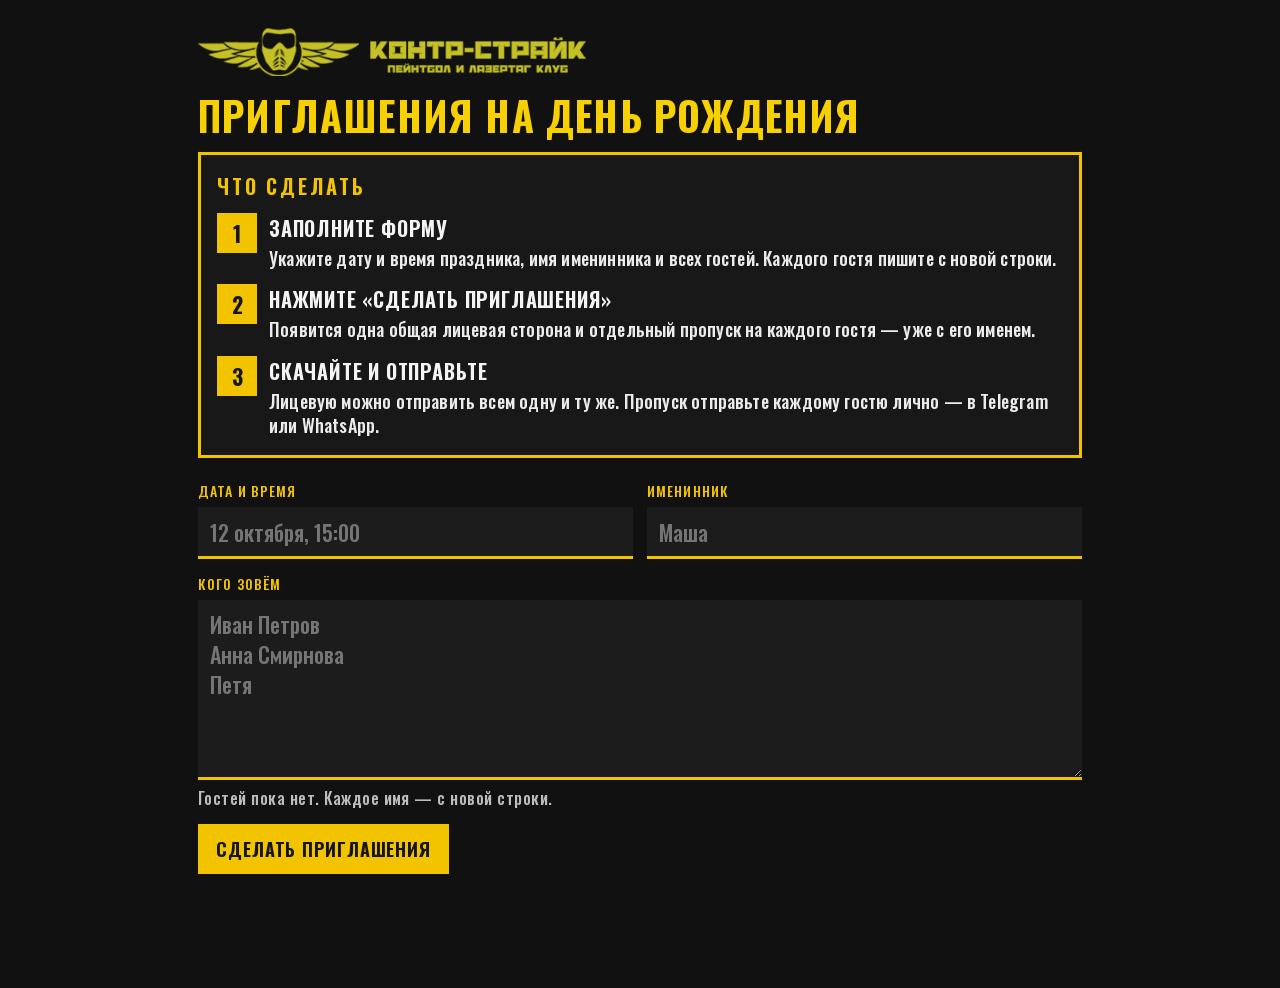
<file: index.html>
<!DOCTYPE html>
<html lang="ru">
<head>
  <meta charset="UTF-8">
  <meta name="viewport" content="width=device-width, initial-scale=1">
  <title>Приглашение на день рождения — Контр-Страйк</title>
  <link rel="stylesheet" href="styles.css">
  <style>
    html, body {
      width: auto;
      height: auto;
      min-height: 100vh;
      overflow: auto;
      background: #111;
      color: #f4f4f4;
      font-family: "Oswald", sans-serif;
    }
    .app {
      max-width: 920px;
      margin: 0 auto;
      padding: 28px 18px 64px;
    }
    .top {
      display: flex;
      align-items: center;
      gap: 14px;
      margin-bottom: 18px;
    }
    .top img { height: 48px; width: auto; }
    h1.app-title {
      margin: 0 0 16px;
      font-size: 40px;
      line-height: 1.05;
      letter-spacing: 0.03em;
      text-transform: uppercase;
      text-shadow: none;
      transform: none;
    }
    .guide {
      border: 3px solid #f2c400;
      background: #181818;
      padding: 16px 16px 4px;
      margin-bottom: 22px;
    }
    .guide h2 {
      margin: 0 0 12px;
      color: #f2c400;
      font-family: "Oswald", sans-serif;
      font-weight: 700;
      font-size: 20px;
      letter-spacing: 0.14em;
      text-transform: uppercase;
      text-shadow: none;
      transform: none;
    }
    .guide ol { list-style: none; margin: 0; padding: 0; }
    .guide li {
      display: grid;
      grid-template-columns: 40px 1fr;
      gap: 12px;
      align-items: start;
      margin-bottom: 14px;
    }
    .num {
      width: 40px;
      height: 40px;
      display: flex;
      align-items: center;
      justify-content: center;
      background: #f2c400;
      color: #161616;
      font-weight: 700;
      font-size: 22px;
    }
    .guide strong {
      display: block;
      font-size: 20px;
      letter-spacing: 0.04em;
      text-transform: uppercase;
    }
    .guide p {
      margin: 3px 0 0;
      color: #ececec;
      font-weight: 500;
      font-size: 18px;
      line-height: 1.35;
      letter-spacing: 0.01em;
      text-transform: none;
    }
    .fields {
      display: grid;
      grid-template-columns: 1fr 1fr;
      gap: 14px;
    }
    .wide { grid-column: 1 / -1; }
    label {
      display: flex;
      flex-direction: column;
      gap: 6px;
      font-size: 14px;
      letter-spacing: 0.08em;
      text-transform: uppercase;
      color: #f2c400;
    }
    input, textarea {
      border: 0;
      border-bottom: 3px solid #f2c400;
      background: #1c1c1c;
      color: #fff;
      font-family: "Oswald", sans-serif;
      font-weight: 500;
      font-size: 22px;
      line-height: 1.35;
      padding: 10px 12px;
    }
    input { height: 52px; }
    textarea { min-height: 180px; resize: vertical; }
    input:focus, textarea:focus { outline: 2px solid #f2c400; }
    .count { color: #bdbdbd; font-size: 16px; letter-spacing: 0.03em; text-transform: none; }
    .actions { display: flex; flex-wrap: wrap; gap: 8px; margin-top: 14px; }
    button {
      height: 50px;
      border: 0;
      background: #f2c400;
      color: #161616;
      font-family: "Oswald", sans-serif;
      font-weight: 700;
      font-size: 18px;
      letter-spacing: 0.05em;
      text-transform: uppercase;
      padding: 0 18px;
      cursor: pointer;
    }
    button:disabled { opacity: 0.55; cursor: wait; }
    button.ghost { background: transparent; color: #f2c400; border: 2px solid #f2c400; }
    .status { min-height: 26px; margin: 12px 0; color: #f2c400; font-size: 18px; }
    .done-note {
      margin: 8px 0 16px;
      color: #ececec;
      font-size: 18px;
      line-height: 1.35;
    }
    .preview-title {
      margin: 8px 0;
      font-size: 18px;
      letter-spacing: 0.12em;
      text-transform: uppercase;
      color: #f2c400;
      text-shadow: none;
      transform: none;
    }
    .guest-head {
      display: flex;
      align-items: center;
      justify-content: space-between;
      gap: 12px;
      margin-top: 22px;
    }
    .frame {
      width: 100%;
      overflow: hidden;
      background: #000;
      line-height: 0;
    }
    .frame .stage {
      transform-origin: top left;
      line-height: normal;
    }
    .pass-lockup {
      display: flex;
      flex-direction: column;
      align-items: flex-start;
      flex: 0 0 auto;
    }
    .pass-lockup .hand { margin: 8px 0 2px 8px; line-height: 1; }
    .pass-lockup h1 { line-height: 0.9; }
    .pass-lockup h2 { line-height: 0.92; }
    .fill {
      font-family: "Oswald", sans-serif;
      font-weight: 700;
      font-size: 28px;
      line-height: 1;
      color: #1a1a1a;
      letter-spacing: 0.02em;
      white-space: nowrap;
    }
    .v2 .bar, .bar {
      display: flex;
      align-items: center;
      padding: 0 40px 0 36px;
    }
    .cover .person {
      margin: 2px 0 0;
      color: #fff;
      font-family: "Oswald", sans-serif;
      font-weight: 700;
      font-size: 42px;
      line-height: 1;
      letter-spacing: 0.04em;
      text-shadow: 3px 3px 0 #000;
      transform: skewX(-8deg);
      min-height: 1.1em;
    }
    .cover .where { max-width: 1680px; text-align: center; line-height: 1.15; }
    .qr-stack {
      display: flex;
      flex-direction: column;
      align-items: center;
      gap: 14px;
    }
    .v2 .qr-stack .qrbox img { width: 156px; height: 156px; }
    .v2 .qr-stack .pass-cap { margin-top: 6px; font-size: 16px; }
    .v2 .qr-stack .pass-cap span { margin-top: 2px; font-size: 15px; }
    @media (max-width: 720px) {
      h1.app-title { font-size: 30px; }
      .actions { flex-direction: column; }
      .fields, .guest-head { grid-template-columns: 1fr; display: grid; }
      .guest-head { align-items: stretch; }
      button, .actions button { width: 100%; }
    }
  </style>
</head>
<body>
  <div class="app">
    <div class="top">
      <img src="logo.png" alt="Контр-Страйк">
    </div>
    <h1 class="app-title">Приглашения на день рождения</h1>

    <section class="guide">
      <h2>Что сделать</h2>
      <ol>
        <li>
          <div class="num">1</div>
          <div>
            <strong>Заполните форму</strong>
            <p>Укажите дату и время праздника, имя именинника и всех гостей. Каждого гостя пишите с новой строки.</p>
          </div>
        </li>
        <li>
          <div class="num">2</div>
          <div>
            <strong>Нажмите «Сделать приглашения»</strong>
            <p>Появится одна общая лицевая сторона и отдельный пропуск на каждого гостя — уже с его именем.</p>
          </div>
        </li>
        <li>
          <div class="num">3</div>
          <div>
            <strong>Скачайте и отправьте</strong>
            <p>Лицевую можно отправить всем одну и ту же. Пропуск отправьте каждому гостю лично — в Telegram или WhatsApp.</p>
          </div>
        </li>
      </ol>
    </section>

    <form id="form">
      <div class="fields">
        <label>Дата и время
          <input id="when" name="when" placeholder="12 октября, 15:00" autocomplete="off">
        </label>
        <label>Именинник
          <input id="name" name="name" placeholder="Маша" autocomplete="off">
        </label>
        <label class="wide">Кого зовём
          <textarea id="guests" name="guests" placeholder="Иван Петров&#10;Анна Смирнова&#10;Петя"></textarea>
          <span class="count" id="count">Гостей пока нет. Каждое имя — с новой строки.</span>
        </label>
      </div>
      <div class="actions">
        <button type="submit" id="build">Сделать приглашения</button>
      </div>
    </form>
    <p class="status" id="status"></p>

    <div id="results" hidden>
      <p class="done-note" id="done-note"></p>
      <div class="actions">
        <button type="button" id="save-all">Скачать все картинки</button>
      </div>
      <div class="preview-title">Лицевая — одна на всех</div>
      <div class="frame" id="frame-cover">
        <div class="cover" id="card-cover">
          <div class="stage">
            <div class="shell">
              <div class="bg"></div>
              <div class="noise"></div>
              <div class="content">
                <img class="logo" src="logo.png" alt="Контр-Страйк">
                <div class="rule"></div>
                <div class="lockup">
                  <h1>Приглашение</h1>
                  <p class="hand">круто отметить</p>
                  <h2>День рождения</h2>
                  <p class="person" id="cover-name"></p>
                </div>
                <div class="badges">
                  <div class="badge">кидбол</div>
                  <div class="badge">лазертаг</div>
                  <div class="badge">гидробол</div>
                </div>
                <div class="where" id="cover-where">Петрозаводск · ул. Балтийская, 14, ангар 16</div>
              </div>
            </div>
          </div>
        </div>
      </div>
      <div class="actions">
        <button type="button" class="ghost" id="save-cover">Скачать лицевую</button>
      </div>
      <div id="passes"></div>
    </div>
  </div>

  <template id="pass-tpl">
    <article class="guest-card">
      <div class="guest-head">
        <div class="preview-title"></div>
        <button type="button" class="ghost save-pass">Скачать этот пропуск</button>
      </div>
      <div class="frame">
        <div class="v2">
          <div class="stage">
            <div class="shell">
              <section class="main">
                <div class="bg"></div>
                <div class="noise"></div>
                <div class="content">
                  <div class="brand"><img class="logo" src="logo.png" alt="Контр-Страйк"></div>
                  <div class="pass-lockup">
                    <h1>Приглашение</h1>
                    <p class="hand">круто отметить</p>
                    <h2>День рождения</h2>
                  </div>
                  <div class="badges">
                    <div class="badge">кидбол</div>
                    <div class="badge">лазертаг</div>
                    <div class="badge">гидробол</div>
                  </div>
                  <div class="rows">
                    <div class="row">
                      <div class="label">именинник</div>
                      <div class="bar"><span class="fill fill-name"></span></div>
                    </div>
                    <div class="row">
                      <div class="label">кого зовём</div>
                      <div class="bar"><span class="fill fill-guest"></span></div>
                    </div>
                    <div class="row">
                      <div class="label">когда играем</div>
                      <div class="bar"><span class="fill fill-when"></span></div>
                    </div>
                  </div>
                  <div class="mini-contacts">
                    <span>cs10.ru</span>
                    <span>+7 911 400 60 64</span>
                    <span>vk · club1727944</span>
                  </div>
                </div>
              </section>
              <div class="perf" aria-hidden="true"></div>
              <aside class="stub">
                <div class="bg" style="background-position:80% center;"></div>
                <div class="noise"></div>
                <div class="content">
                  <div>
                    <div class="pass-kicker">отрывной купон</div>
                    <div class="pass-title">ПРОПУСК</div>
                  </div>
                  <div class="qr-stack">
                    <div>
                      <div class="qrbox"><img src="qr-pamyatka.png" alt="Памятка для родителей"></div>
                      <div class="pass-cap">СКАНИРУЙ<span>памятка родителям</span></div>
                    </div>
                    <div>
                      <div class="qrbox"><img src="qr.png" alt="Маршрут до клуба в 2ГИС"></div>
                      <div class="pass-cap">СКАНИРУЙ<span>маршрут в 2ГИС</span></div>
                    </div>
                  </div>
                  <div class="pass-meta">ул. Балтийская, 14<small>ангар 16 · Петрозаводск</small></div>
                </div>
              </aside>
            </div>
          </div>
        </div>
      </div>
    </article>
  </template>

  <script src="html2canvas.min.js"></script>
  <script src="jszip.min.js"></script>
  <script>
    const nameEl = document.getElementById("name");
    const whenEl = document.getElementById("when");
    const guestsEl = document.getElementById("guests");
    const statusEl = document.getElementById("status");
    const countEl = document.getElementById("count");
    const resultsEl = document.getElementById("results");
    const passesEl = document.getElementById("passes");
    const buildBtn = document.getElementById("build");
    const tpl = document.getElementById("pass-tpl");
    let cards = [];

    function parseGuests(raw) {
      return raw.split(/\n/).map(function (line) {
        return line.trim().replace(/\s+/g, " ");
      }).filter(Boolean);
    }

    function remember() {
      localStorage.setItem("invite-name", nameEl.value);
      localStorage.setItem("invite-when", whenEl.value);
      localStorage.setItem("invite-guests", guestsEl.value);
    }

    function guestCountText(n) {
      const mod10 = n % 10;
      const mod100 = n % 100;
      let word = "гостей";
      if (mod10 === 1 && mod100 !== 11) word = "гость";
      else if (mod10 >= 2 && mod10 <= 4 && (mod100 < 12 || mod100 > 14)) word = "гостя";
      return "Гостей: " + n + " " + word + ". Каждое имя — с новой строки.";
    }

    function refreshCount() {
      const n = parseGuests(guestsEl.value).length;
      countEl.textContent = n
        ? guestCountText(n)
        : "Гостей пока нет. Каждое имя — с новой строки.";
    }

    function fitFill(el) {
      let size = 28;
      el.style.fontSize = size + "px";
      const bar = el.closest(".bar");
      const max = bar.clientWidth - 90;
      while (el.scrollWidth > max && size > 14) {
        size -= 1;
        el.style.fontSize = size + "px";
      }
    }

    function paintCover(name, when) {
      const person = document.getElementById("cover-name");
      const where = document.getElementById("cover-where");
      person.textContent = name;
      person.style.fontSize = name.length > 18 ? "32px" : "42px";
      const place = when
        ? "Петрозаводск · " + when + " · ул. Балтийская, 14, ангар 16"
        : "Петрозаводск · ул. Балтийская, 14, ангар 16";
      where.textContent = place;
      where.style.fontSize = place.length > 58 ? "20px" : "26px";
      where.style.letterSpacing = place.length > 58 ? "0.04em" : "0.1em";
    }

    function fit() {
      document.querySelectorAll(".frame").forEach(function (frame) {
        const stage = frame.querySelector(".stage");
        if (!stage || frame.clientWidth === 0) return;
        const scale = frame.clientWidth / 1920;
        stage.style.transform = "scale(" + scale + ")";
        frame.style.height = Math.ceil(880 * scale) + "px";
      });
    }

    function safeName(value) {
      return value.replace(/[\\/:*?"<>|]/g, " ").replace(/\s+/g, " ").trim() || "гость";
    }

    function downloadBlob(blob, filename) {
      const link = document.createElement("a");
      link.href = URL.createObjectURL(blob);
      link.download = filename;
      document.body.appendChild(link);
      link.click();
      link.remove();
      setTimeout(function () { URL.revokeObjectURL(link.href); }, 8000);
    }

    async function renderStage(stage) {
      const prev = stage.style.transform;
      stage.style.transform = "none";
      if (document.fonts && document.fonts.ready) await document.fonts.ready;
      const canvas = await html2canvas(stage, {
        scale: 2,
        backgroundColor: "#000000",
        useCORS: true,
        width: 1920,
        height: 880
      });
      stage.style.transform = prev;
      return await new Promise(function (resolve) { canvas.toBlob(resolve, "image/png"); });
    }

    function buildPasses(name, when, guests) {
      passesEl.replaceChildren();
      cards = [];
      const used = {};
      guests.forEach(function (guest, index) {
        const node = tpl.content.firstElementChild.cloneNode(true);
        node.querySelector(".preview-title").textContent = "Пропуск — " + guest;
        node.querySelector(".fill-name").textContent = name;
        node.querySelector(".fill-guest").textContent = guest;
        node.querySelector(".fill-when").textContent = when;
        const base = "Пропуск — " + safeName(guest) + ".png";
        used[base] = (used[base] || 0) + 1;
        const filename = used[base] === 1 ? base : base.replace(/\.png$/, " " + used[base] + ".png");
        node.querySelector(".save-pass").addEventListener("click", async function () {
          statusEl.textContent = "Сохраняю пропуск для " + guest + "…";
          const blob = await renderStage(node.querySelector(".stage"));
          downloadBlob(blob, filename);
          statusEl.textContent = "Пропуск для " + guest + " скачан.";
        });
        passesEl.appendChild(node);
        cards.push({ guest: guest, filename: filename, stage: node.querySelector(".stage"), index: index });
      });
    }

    function showResults(name, guests) {
      document.getElementById("done-note").textContent =
        "Готово: лицевая сторона и " + guests.length + " " + (guests.length % 10 === 1 && guests.length % 100 !== 11 ? "пропуск" : (guests.length % 10 >= 2 && guests.length % 10 <= 4 && (guests.length % 100 < 12 || guests.length % 100 > 14) ? "пропуска" : "пропусков")) +
        " — по одному на каждого гостя. Лицевую отправьте всем, пропуск — каждому свой.";
      resultsEl.hidden = false;
      requestAnimationFrame(function () {
        fit();
        cards.forEach(function (card) {
          card.stage.querySelectorAll(".fill").forEach(fitFill);
        });
        resultsEl.scrollIntoView({ behavior: "smooth", block: "start" });
      });
    }

    document.getElementById("form").addEventListener("input", function () {
      remember();
      refreshCount();
    });

    document.getElementById("form").addEventListener("submit", function (event) {
      event.preventDefault();
      const name = nameEl.value.trim();
      const when = whenEl.value.trim();
      const guests = parseGuests(guestsEl.value);
      remember();
      if (!when || !name || !guests.length) {
        statusEl.textContent = "Нужны дата, имя именинника и хотя бы один гость.";
        return;
      }
      if (guests.length > 40) {
        statusEl.textContent = "За один раз можно сделать не больше 40 пропусков.";
        return;
      }
      paintCover(name, when);
      buildPasses(name, when, guests);
      showResults(name, guests);
      statusEl.textContent = "";
    });

    document.getElementById("save-cover").addEventListener("click", async function () {
      const name = nameEl.value.trim() || "именинник";
      statusEl.textContent = "Сохраняю лицевую…";
      const blob = await renderStage(document.querySelector("#card-cover .stage"));
      downloadBlob(blob, "Лицевая — " + safeName(name) + ".png");
      statusEl.textContent = "Лицевая скачана. Её можно отправить всем гостям.";
    });

    document.getElementById("save-all").addEventListener("click", async function () {
      if (!cards.length || typeof JSZip === "undefined") {
        statusEl.textContent = "Сначала сделайте приглашения.";
        return;
      }
      buildBtn.disabled = true;
      document.getElementById("save-all").disabled = true;
      const zip = new JSZip();
      statusEl.textContent = "Собираю лицевую…";
      const coverBlob = await renderStage(document.querySelector("#card-cover .stage"));
      zip.file("Лицевая — " + safeName(nameEl.value.trim() || "именинник") + ".png", coverBlob);
      for (let i = 0; i < cards.length; i++) {
        statusEl.textContent = "Собираю пропуск " + (i + 1) + " из " + cards.length + "…";
        const blob = await renderStage(cards[i].stage);
        zip.file(cards[i].filename, blob);
      }
      statusEl.textContent = "Упаковываю архив…";
      const packed = await zip.generateAsync({ type: "blob" });
      downloadBlob(packed, "Приглашения — " + safeName(nameEl.value.trim() || "день рождения") + ".zip");
      statusEl.textContent = "Архив скачан: лицевая и пропуск на каждого гостя.";
      buildBtn.disabled = false;
      document.getElementById("save-all").disabled = false;
    });

    window.addEventListener("resize", fit);
    nameEl.value = localStorage.getItem("invite-name") || "";
    whenEl.value = localStorage.getItem("invite-when") || "";
    guestsEl.value = localStorage.getItem("invite-guests") || "";
    refreshCount();
  </script>
</body>
</html>
</file>
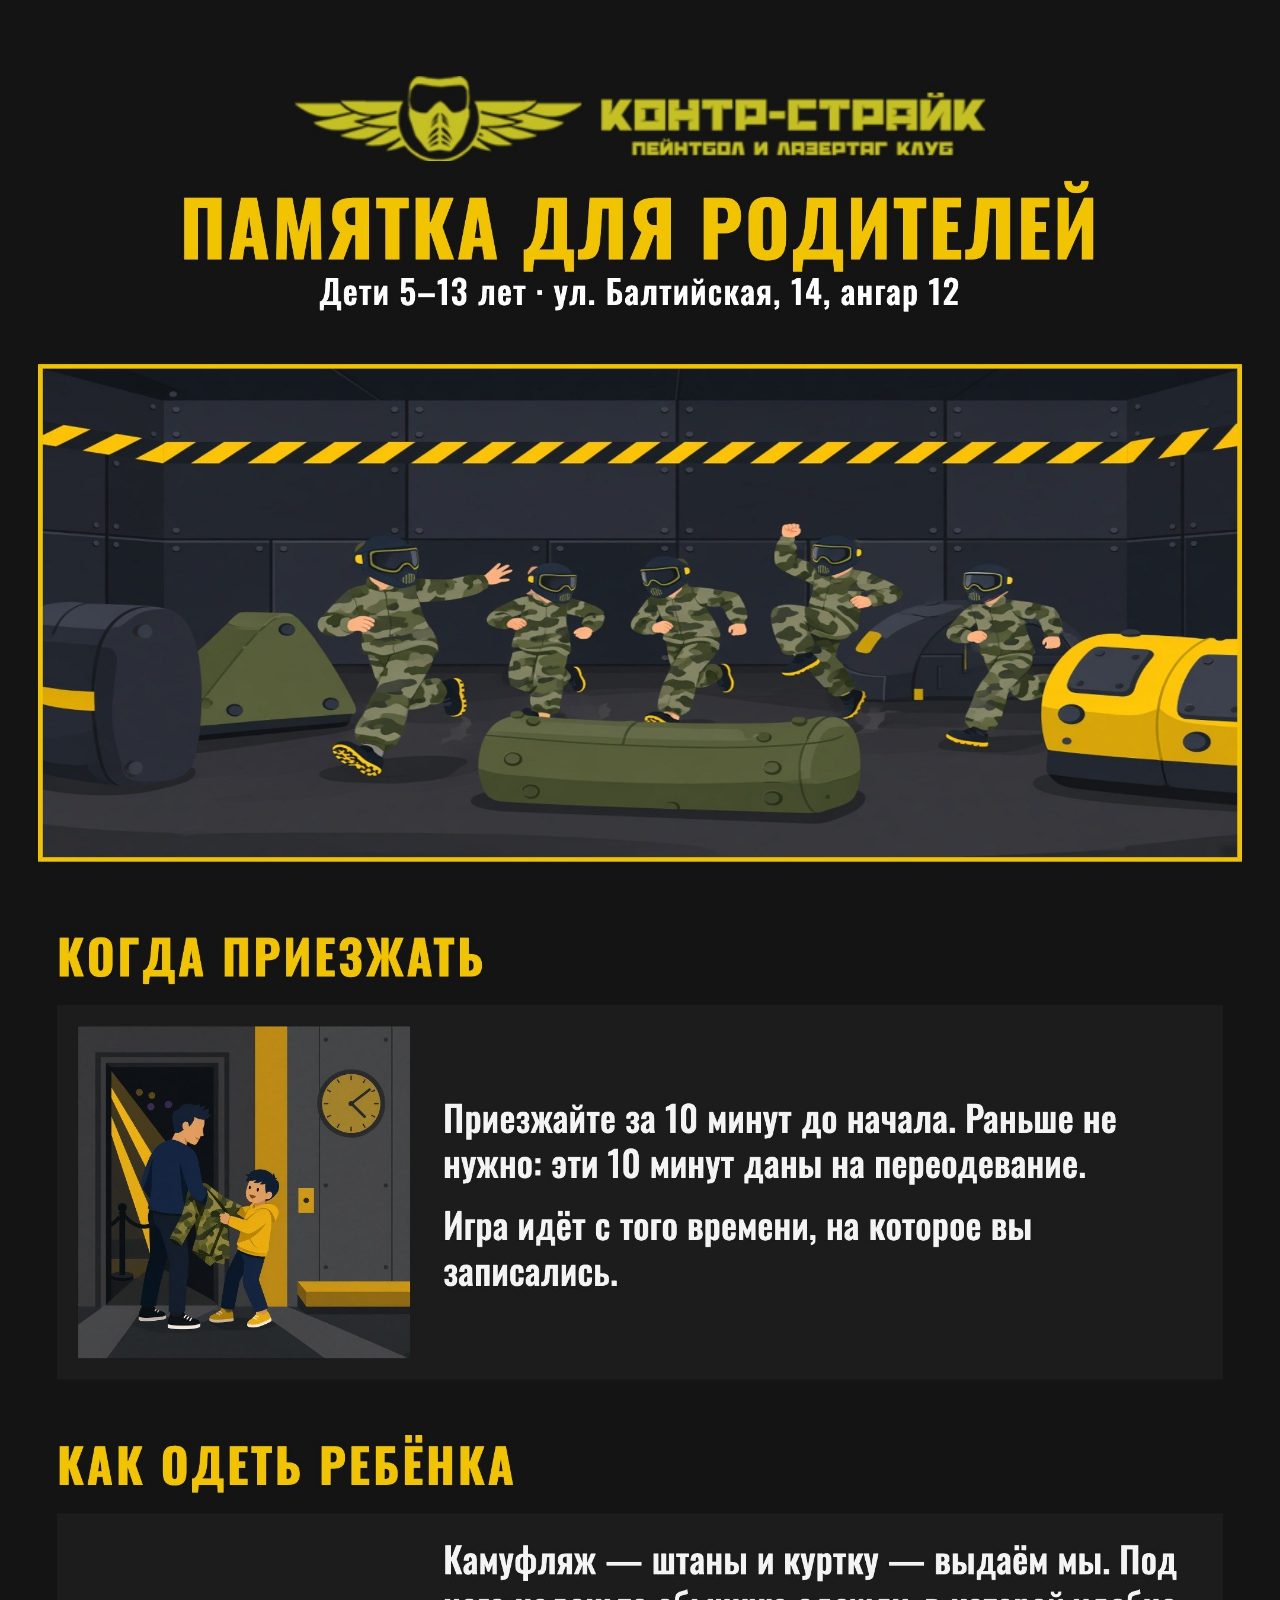
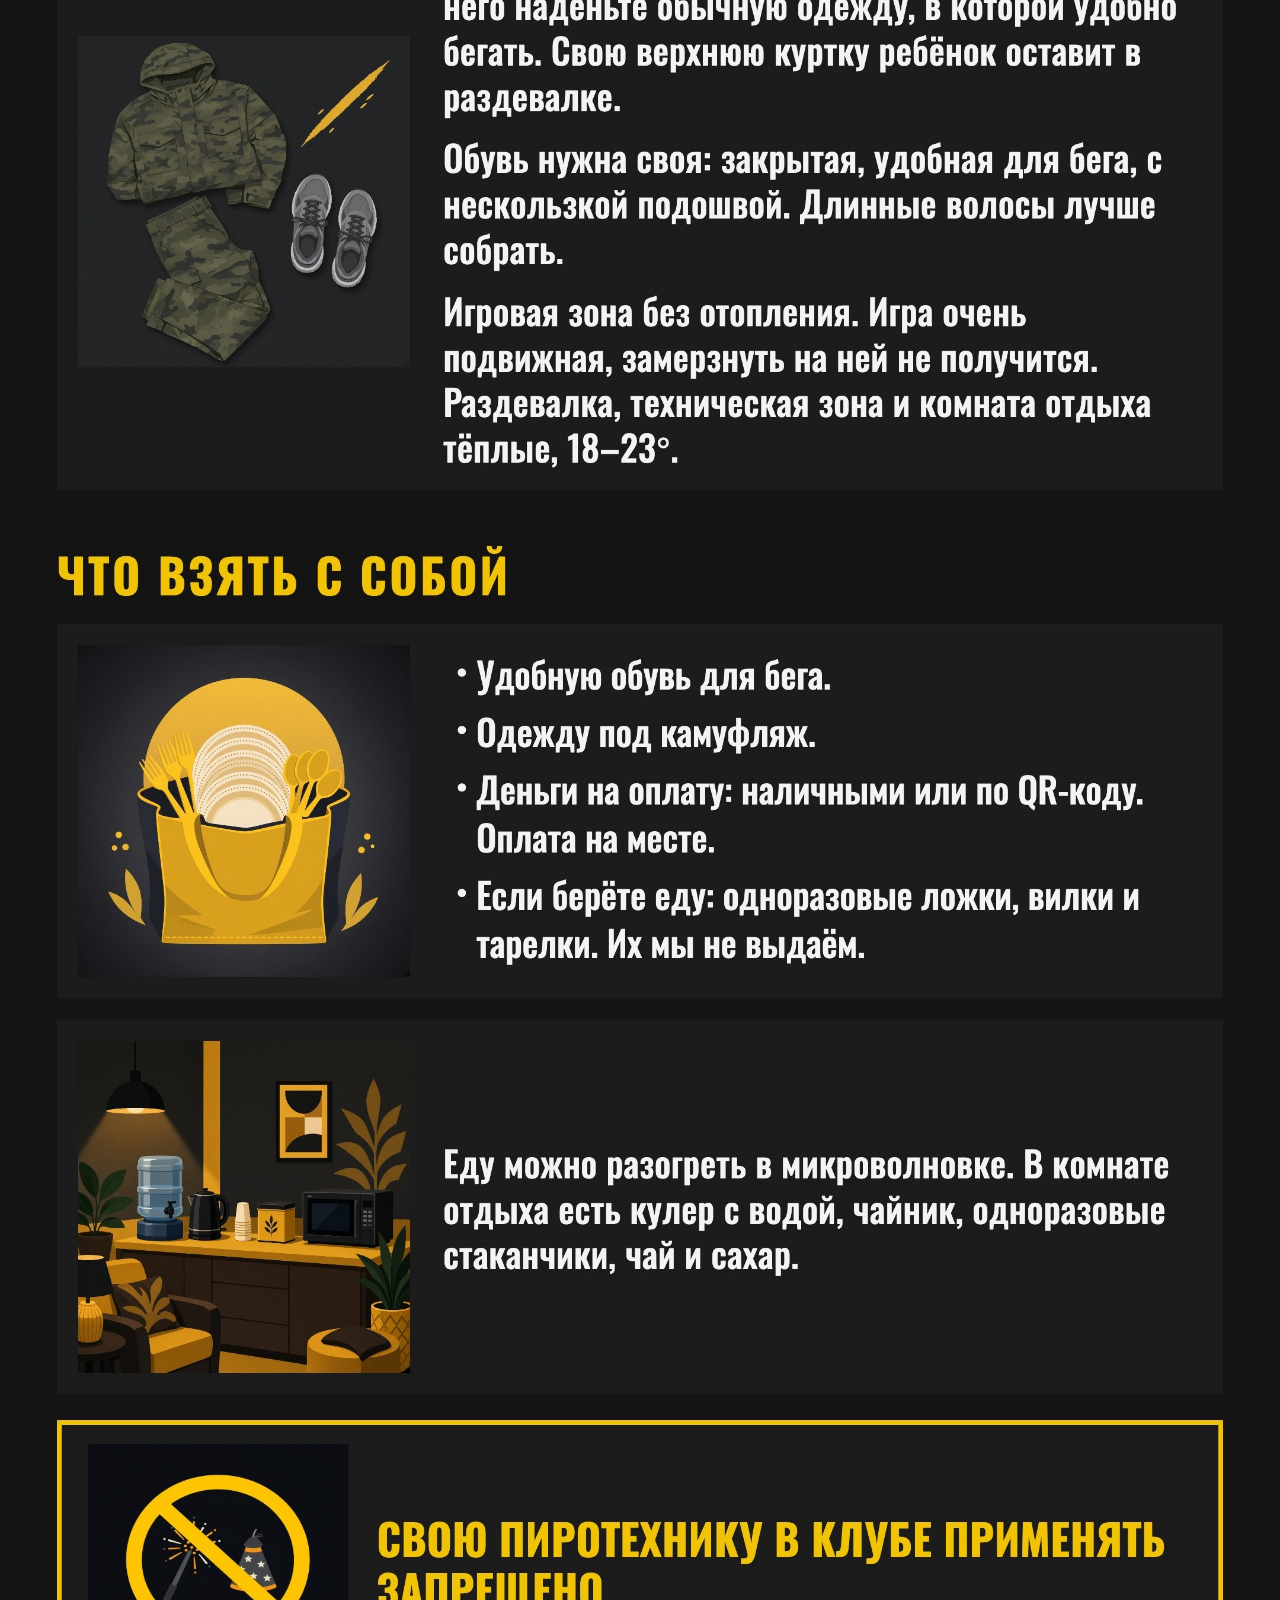
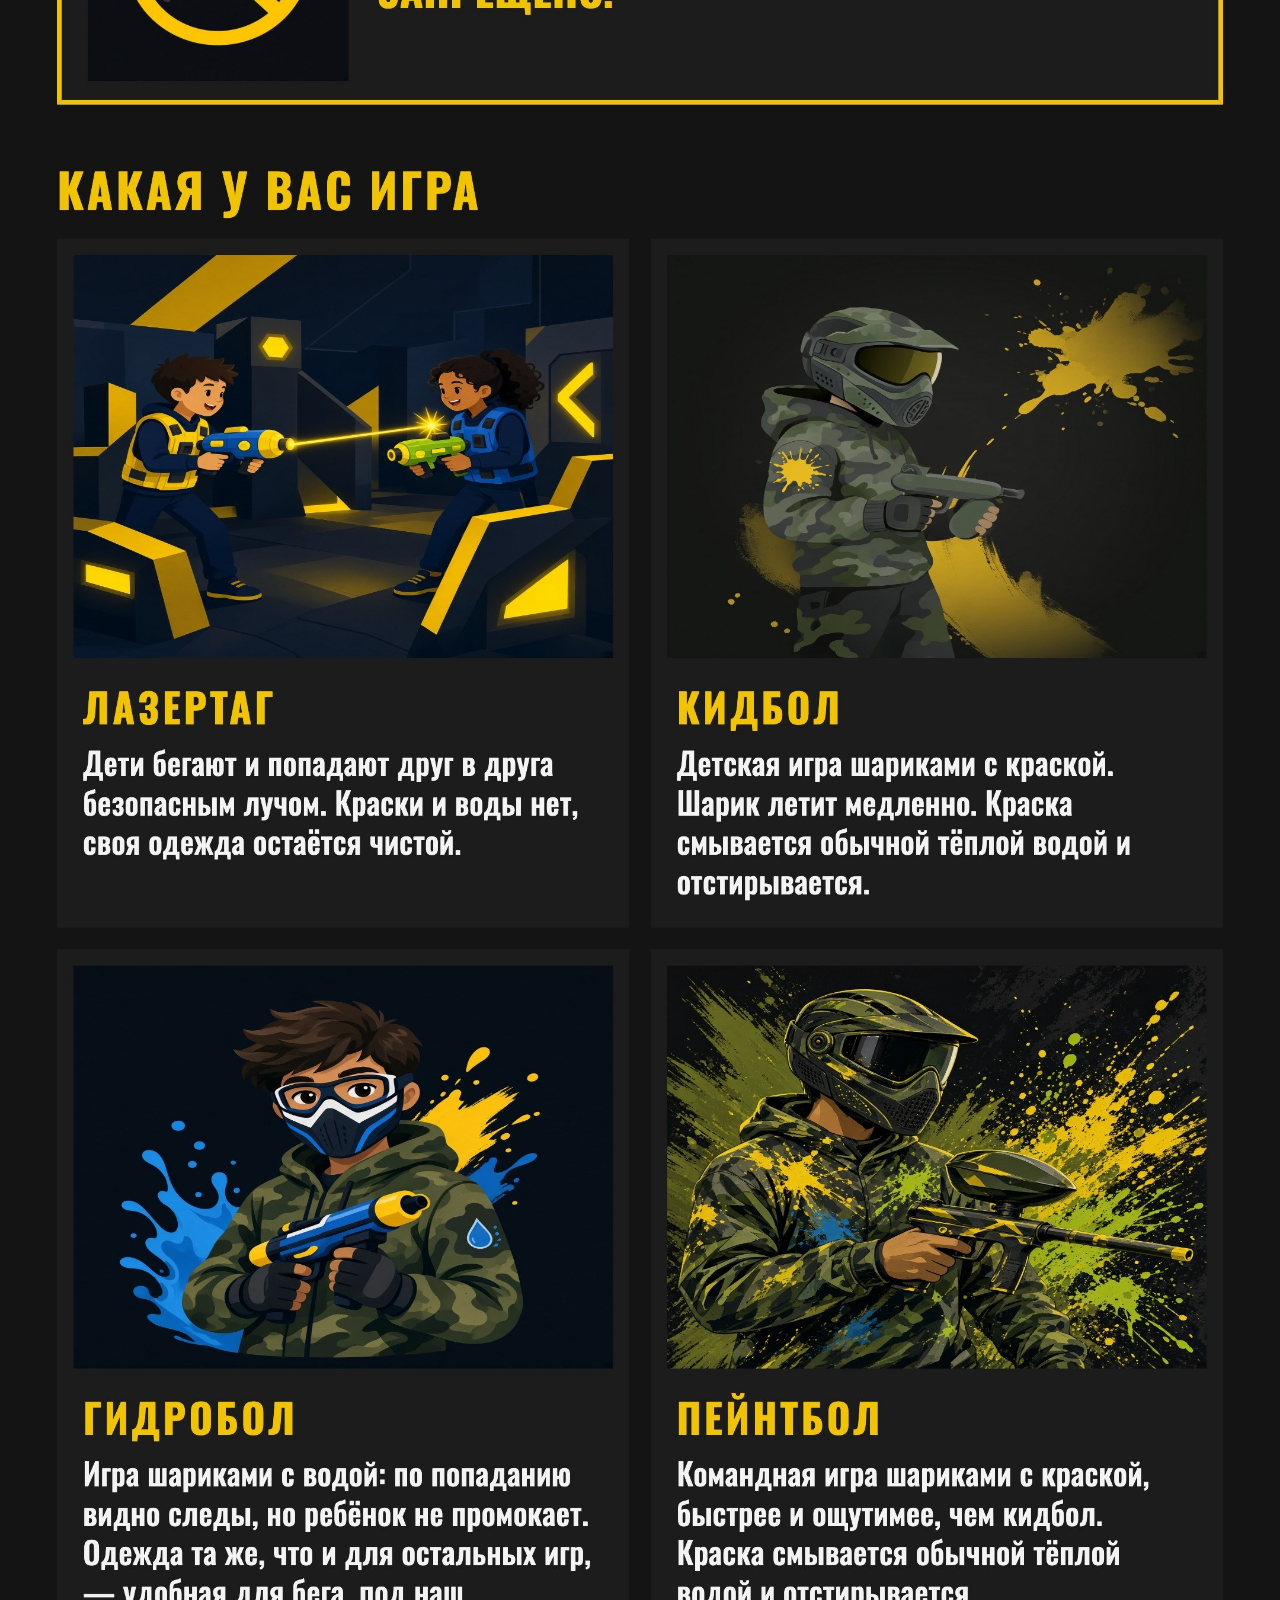
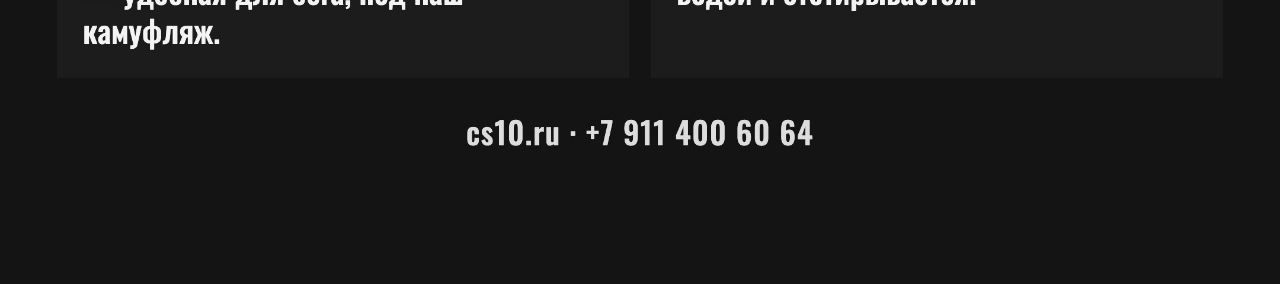
<file: pamyatka.html>
<!DOCTYPE html>
<html lang="ru">
<head>
  <meta charset="UTF-8">
  <meta name="viewport" content="width=device-width, initial-scale=1">
  <title>Памятка для родителей — Контр-Страйк</title>
  <style>
    body { margin: 0; background: #111; }
    img { display: block; width: 100%; height: auto; }
  </style>
</head>
<body>
  <img src="pamyatka.jpg" alt="Памятка для родителей. Клуб Контр-Страйк, ул. Балтийская, 14, ангар 12.">
</body>
</html>
</file>
<file: styles.css>
@font-face {
  font-family: "Oswald";
  font-style: normal;
  font-weight: 500;
  src: url("fonts/oswald500.woff2") format("woff2");
}
@font-face {
  font-family: "Oswald";
  font-style: normal;
  font-weight: 700;
  src: url("fonts/oswald.woff2") format("woff2");
}
@font-face {
  font-family: "Russo One";
  font-style: normal;
  font-weight: 400;
  src: url("fonts/russo.woff2") format("woff2");
}
@font-face {
  font-family: "Rubik Dirt";
  font-style: normal;
  font-weight: 400;
  src: url("fonts/rubikdirt.woff2") format("woff2");
}

* { box-sizing: border-box; }

html, body {
  margin: 0;
  width: 1920px;
  height: 880px;
  overflow: hidden;
  background: #000;
}

.stage {
  width: 1920px;
  height: 880px;
  padding: 22px;
  background: repeating-linear-gradient(
    -45deg,
    #101010 0 17px,
    #f0c400 17px 34px
  );
}

.shell {
  height: 100%;
  border: 3px solid #b5b5b5;
  box-shadow:
    inset 0 0 0 5px #141414,
    inset 0 0 0 7px rgba(180, 180, 180, 0.35);
  position: relative;
  overflow: hidden;
}

.bg {
  position: absolute;
  inset: 0;
  background:
    radial-gradient(ellipse at 50% 45%, rgba(0, 0, 0, 0.05), rgba(0, 0, 0, 0.55) 78%),
    linear-gradient(180deg, rgba(0, 0, 0, 0.18), rgba(0, 0, 0, 0.42)),
    url("metal-bg.png") center / cover no-repeat;
}

.noise {
  position: absolute;
  inset: 0;
  background: url("noise.png") center / cover;
  opacity: 0.16;
  mix-blend-mode: overlay;
  pointer-events: none;
}

.content {
  position: relative;
  z-index: 2;
  height: 100%;
  display: flex;
  flex-direction: column;
  padding: 26px 48px 20px;
}

.brand {
  display: flex;
  align-items: center;
  gap: 12px;
  color: #f2c400;
  filter: drop-shadow(2px 2px 0 #000);
}

.brand svg { display: block; flex: 0 0 auto; }

.logo {
  display: block;
  height: 72px;
  width: auto;
  filter: drop-shadow(2px 3px 0 rgba(0, 0, 0, 0.75));
}

.brand-name {
  font-family: "Russo One", sans-serif;
  font-size: 22px;
  letter-spacing: 0.08em;
  line-height: 1;
}

.brand-city {
  margin-top: 4px;
  font-family: "Oswald", sans-serif;
  font-weight: 500;
  font-size: 15px;
  letter-spacing: 0.16em;
  text-transform: uppercase;
  color: #f4f4f4;
}

h1, h2, p { margin: 0; }

h1 {
  font-family: "Oswald", sans-serif;
  font-weight: 700;
  font-size: 118px;
  line-height: 0.82;
  letter-spacing: 0.045em;
  text-transform: uppercase;
  color: #f6d000;
  text-shadow:
    4px 5px 0 #000,
    -1px -1px 0 rgba(0, 0, 0, 0.65);
  transform: skewX(-10deg) rotate(-1deg);
}

.sub {
  margin-top: 10px;
  font-family: "Oswald", sans-serif;
  font-weight: 500;
  font-size: 28px;
  letter-spacing: 0.18em;
  text-transform: uppercase;
  color: #f3f3f3;
  text-shadow: 2px 2px 0 #000;
  transform: skewX(-10deg);
}

.rows {
  flex: 1;
  display: flex;
  flex-direction: column;
  justify-content: center;
  gap: 18px;
  margin-top: 8px;
}

.row {
  display: flex;
  align-items: center;
  gap: 22px;
}

.label {
  flex: 0 0 auto;
  color: #f2c400;
  font-family: "Oswald", sans-serif;
  font-weight: 700;
  font-size: 30px;
  letter-spacing: 0.03em;
  line-height: 1;
  text-shadow: 2px 2px 0 #000;
  transform: skewX(-8deg);
}

.label span {
  display: block;
  margin-top: 3px;
  font-weight: 500;
  font-size: 16px;
  letter-spacing: 0.08em;
  color: #fff4b0;
}

.bar {
  flex: 1;
  height: 64px;
  background:
    linear-gradient(180deg, rgba(255, 255, 255, 0.75), rgba(255, 255, 255, 0) 28%),
    linear-gradient(180deg, #f7f7f7 0%, #e3e3e3 62%, #c8c8c8 100%);
  clip-path: polygon(24px 0, 100% 0, calc(100% - 24px) 100%, 0 100%);
  filter: drop-shadow(0 4px 0 rgba(0, 0, 0, 0.55));
}

.footer {
  display: flex;
  align-items: flex-end;
  justify-content: space-between;
  gap: 28px;
}

.footer-main { flex: 1; min-width: 0; }

.activities {
  margin-bottom: 14px;
  color: #f6d000;
  font-family: "Oswald", sans-serif;
  font-weight: 700;
  font-size: 26px;
  letter-spacing: 0.14em;
  text-transform: uppercase;
  text-shadow: 2px 2px 0 #000;
}

.contacts {
  display: flex;
  align-items: center;
  gap: 34px;
  flex-wrap: wrap;
}

.contact {
  display: flex;
  align-items: center;
  gap: 10px;
  color: #f7f7f7;
  font-family: "Oswald", sans-serif;
  font-weight: 700;
  font-size: 30px;
  letter-spacing: 0.03em;
  text-shadow: 2px 2px 0 #000;
}

.ico {
  width: 38px;
  height: 38px;
  flex: 0 0 auto;
  filter: drop-shadow(1px 2px 0 #000);
}

.address {
  margin-top: 10px;
  color: #f3f3f3;
  font-family: "Oswald", sans-serif;
  font-weight: 500;
  font-size: 20px;
  letter-spacing: 0.08em;
  text-transform: uppercase;
  text-shadow: 2px 2px 0 #000;
}

.qrblock {
  display: flex;
  align-items: center;
  gap: 14px;
  background: rgba(0, 0, 0, 0.45);
  border: 2px solid rgba(242, 196, 0, 0.85);
  padding: 10px 16px 10px 10px;
}

.qrbox {
  background: #fff;
  padding: 6px;
  line-height: 0;
}

.qrbox img {
  width: 158px;
  height: 158px;
  display: block;
}

.qrcap {
  color: #f6d000;
  font-family: "Russo One", sans-serif;
  font-size: 22px;
  line-height: 1.15;
  letter-spacing: 0.06em;
  text-shadow: 2px 2px 0 #000;
}

.qrcap small {
  display: block;
  margin-top: 8px;
  color: #fff;
  font-family: "Oswald", sans-serif;
  font-weight: 500;
  font-size: 16px;
  letter-spacing: 0.08em;
}

.stamp {
  width: 158px;
  padding: 12px 8px 10px;
  border: 3px solid #f2c400;
  outline: 2px solid #f2c400;
  outline-offset: -7px;
  display: flex;
  flex-direction: column;
  align-items: center;
  justify-content: center;
  gap: 3px;
  text-align: center;
  color: #f6d000;
  transform: rotate(-14deg);
  background: rgba(0, 0, 0, 0.55);
  font-family: "Russo One", sans-serif;
  line-height: 1.05;
  text-shadow: 1px 1px 0 #000;
  justify-self: end;
}

.stamp b {
  font-size: 22px;
  font-weight: 400;
  letter-spacing: 0.08em;
}
.stamp b + b {
  font-size: 12px;
  letter-spacing: 0.04em;
}
.stamp em {
  font-style: normal;
  font-size: 13px;
  color: #fff;
  letter-spacing: 0.16em;
}

/* Variant 1 header */
.v1 header {
  display: grid;
  grid-template-columns: minmax(280px, 460px) 1fr 180px;
  align-items: center;
  gap: 18px;
}

.v1 .logo { height: 64px; }

.brand-name { white-space: nowrap; }

.v1 .titleblock { text-align: center; padding-bottom: 6px; }

/* Variant 2 ticket */
.v2 .shell {
  display: flex;
  background: transparent;
}

.v2 .main {
  position: relative;
  flex: 1;
  min-width: 0;
}

.v2 .perf {
  width: 26px;
  flex: 0 0 26px;
  position: relative;
  z-index: 4;
  background-color: #0c0c0c;
  background-image: radial-gradient(circle at 50% 16px, #f2c400 0 5px, #0c0c0c 6px);
  background-size: 26px 36px;
  background-repeat: repeat-y;
}

.v2 .stub {
  position: relative;
  width: 420px;
  flex: 0 0 420px;
}

.v2 .main .content { padding: 28px 46px 22px 42px; }
.v2 .stub .content {
  padding: 26px 28px 22px;
  align-items: center;
  text-align: center;
  justify-content: space-between;
}

.v2 h1 { font-size: 108px; }
.v2 .hand {
  margin: 8px 0 2px 8px;
  color: #f7f7f7;
  font-family: "Oswald", sans-serif;
  font-weight: 500;
  font-size: 42px;
  letter-spacing: 0.06em;
  text-shadow: 3px 3px 0 #000;
  transform: skewX(-10deg);
}
.v2 h2 {
  font-family: "Oswald", sans-serif;
  font-weight: 700;
  font-size: 78px;
  line-height: 0.86;
  letter-spacing: 0.04em;
  text-transform: uppercase;
  color: #f6d000;
  text-shadow: 4px 4px 0 #000;
  transform: skewX(-10deg);
}

.badges {
  display: flex;
  gap: 12px;
  margin: 22px 0 8px;
}

.badge {
  background: #111;
  color: #f6d000;
  border: 3px solid #f2c400;
  font-family: "Russo One", sans-serif;
  font-size: 20px;
  letter-spacing: 0.12em;
  text-transform: uppercase;
  padding: 10px 16px;
  transform: skewX(-10deg);
  box-shadow: 3px 3px 0 rgba(0, 0, 0, 0.55);
}

.v2 .rows { gap: 14px; margin-top: 6px; }
.v2 .label { font-size: 26px; }
.v2 .bar { height: 54px; }
.v2 .mini-contacts {
  display: flex;
  gap: 22px;
  margin-top: 8px;
  color: #fff;
  font-family: "Oswald", sans-serif;
  font-weight: 500;
  font-size: 20px;
  letter-spacing: 0.06em;
  text-shadow: 2px 2px 0 #000;
}

.pass-kicker {
  color: #fff;
  font-family: "Oswald", sans-serif;
  font-weight: 500;
  letter-spacing: 0.22em;
  font-size: 16px;
  text-transform: uppercase;
  text-shadow: 1px 1px 0 #000;
}

.pass-title {
  margin-top: 4px;
  color: #f6d000;
  font-family: "Oswald", sans-serif;
  font-weight: 700;
  font-size: 64px;
  line-height: 0.85;
  letter-spacing: 0.04em;
  text-shadow: 3px 3px 0 #000;
  transform: skewX(-8deg);
}

.v2 .qrbox img { width: 228px; height: 228px; }
.v2 .qrbox { padding: 8px; box-shadow: 0 0 0 3px #f2c400; }

.pass-cap {
  margin-top: 12px;
  color: #f6d000;
  font-family: "Russo One", sans-serif;
  font-size: 20px;
  letter-spacing: 0.08em;
  line-height: 1.2;
  text-shadow: 2px 2px 0 #000;
}

.pass-cap span {
  display: block;
  margin-top: 4px;
  color: #fff;
  font-family: "Oswald", sans-serif;
  font-weight: 500;
  font-size: 18px;
  letter-spacing: 0.04em;
}

.pass-meta {
  color: #fff;
  font-family: "Oswald", sans-serif;
  font-weight: 700;
  font-size: 22px;
  letter-spacing: 0.04em;
  line-height: 1.25;
  text-shadow: 2px 2px 0 #000;
}

.pass-meta small {
  display: block;
  margin-top: 4px;
  font-weight: 500;
  font-size: 18px;
  letter-spacing: 0.08em;
}

.cover .content {
  align-items: center;
  justify-content: center;
  text-align: center;
  gap: 22px;
  padding: 34px 64px 30px;
}

.cover .logo { height: 102px; }

.cover .rule {
  width: 220px;
  height: 4px;
  background: #f2c400;
  box-shadow: 0 4px 0 #000;
}

.cover .lockup {
  display: flex;
  flex-direction: column;
  align-items: center;
  gap: 4px;
}

.cover h1 { font-size: 136px; }

.cover .hand {
  margin: 6px 0 2px;
  color: #f7f7f7;
  font-family: "Oswald", sans-serif;
  font-weight: 500;
  font-size: 52px;
  letter-spacing: 0.08em;
  line-height: 1;
  text-shadow: 3px 3px 0 #000;
  transform: skewX(-10deg);
}

.cover h2 {
  font-family: "Oswald", sans-serif;
  font-weight: 700;
  font-size: 104px;
  line-height: 0.86;
  letter-spacing: 0.035em;
  text-transform: uppercase;
  color: #f6d000;
  text-shadow: 4px 5px 0 #000;
  transform: skewX(-10deg);
}

.cover .badges {
  justify-content: center;
  margin: 10px 0 0;
  gap: 16px;
}

.cover .badge {
  font-size: 24px;
  padding: 12px 26px;
}

.cover .where {
  color: #f4f4f4;
  font-family: "Oswald", sans-serif;
  font-weight: 500;
  font-size: 26px;
  letter-spacing: 0.1em;
  text-transform: uppercase;
  text-shadow: 2px 2px 0 #000;
}

.face-content {
  padding: 18px 28px 16px;
  display: flex;
  flex-direction: column;
  gap: 8px;
}

.face-top {
  display: flex;
  align-items: flex-start;
  justify-content: space-between;
  gap: 20px;
}

.shots {
  display: flex;
  align-items: flex-start;
  gap: 22px;
}

.shot {
  margin: 0;
  width: 268px;
}

.shot img {
  display: block;
  width: 268px;
  height: 188px;
  object-fit: cover;
  border: 7px solid #f3f3f3;
  box-shadow: 0 8px 14px rgba(0, 0, 0, 0.55);
  background: #111;
}

.shot.r1 img { transform: rotate(-4deg); object-position: center; }
.shot.r2 img { transform: rotate(3deg); margin-top: 6px; }
.shot.r3 img { transform: rotate(-2deg); object-position: left center; }

.shot figcaption {
  margin-top: 10px;
  text-align: center;
  color: #f4f4f4;
  font-family: "Rubik Dirt", "Oswald", sans-serif;
  font-size: 28px;
  letter-spacing: 0.04em;
  text-shadow: 2px 2px 0 #000;
}

.face-logo {
  height: 118px;
  width: auto;
  margin-top: 6px;
  filter: drop-shadow(2px 3px 0 rgba(0, 0, 0, 0.8));
}

.face-bottom {
  flex: 1;
  min-height: 0;
  display: grid;
  grid-template-columns: 1.05fr 0.95fr;
  grid-template-rows: 1fr auto;
  column-gap: 18px;
  align-items: end;
}

.face-copy {
  grid-column: 1;
  grid-row: 1 / span 2;
  align-self: end;
  padding-bottom: 4px;
}

.face-copy h1 {
  font-size: 108px;
  margin-top: 0;
}

.face-copy .hand {
  margin: 2px 0 0 4px;
  color: #f7f7f7;
  font-family: "Rubik Dirt", "Oswald", sans-serif;
  font-size: 58px;
  letter-spacing: 0.02em;
  line-height: 0.95;
  text-shadow: 3px 3px 0 #000;
  transform: skewX(-8deg);
}

.party {
  grid-column: 2;
  grid-row: 1;
  justify-self: end;
  align-self: end;
  width: 100%;
  height: 100%;
  max-height: 292px;
  object-fit: cover;
  object-position: center 42%;
  border: 8px solid #f3f3f3;
  transform: rotate(1.6deg);
  box-shadow: 0 10px 18px rgba(0, 0, 0, 0.55);
}

.face-bottom h2 {
  grid-column: 2;
  grid-row: 2;
  justify-self: end;
  margin-top: 8px;
  font-family: "Oswald", sans-serif;
  font-weight: 700;
  font-size: 72px;
  line-height: 0.86;
  letter-spacing: 0.03em;
  text-transform: uppercase;
  color: #f6d000;
  text-shadow: 4px 4px 0 #000;
  transform: skewX(-8deg);
  white-space: nowrap;
}
</file>
